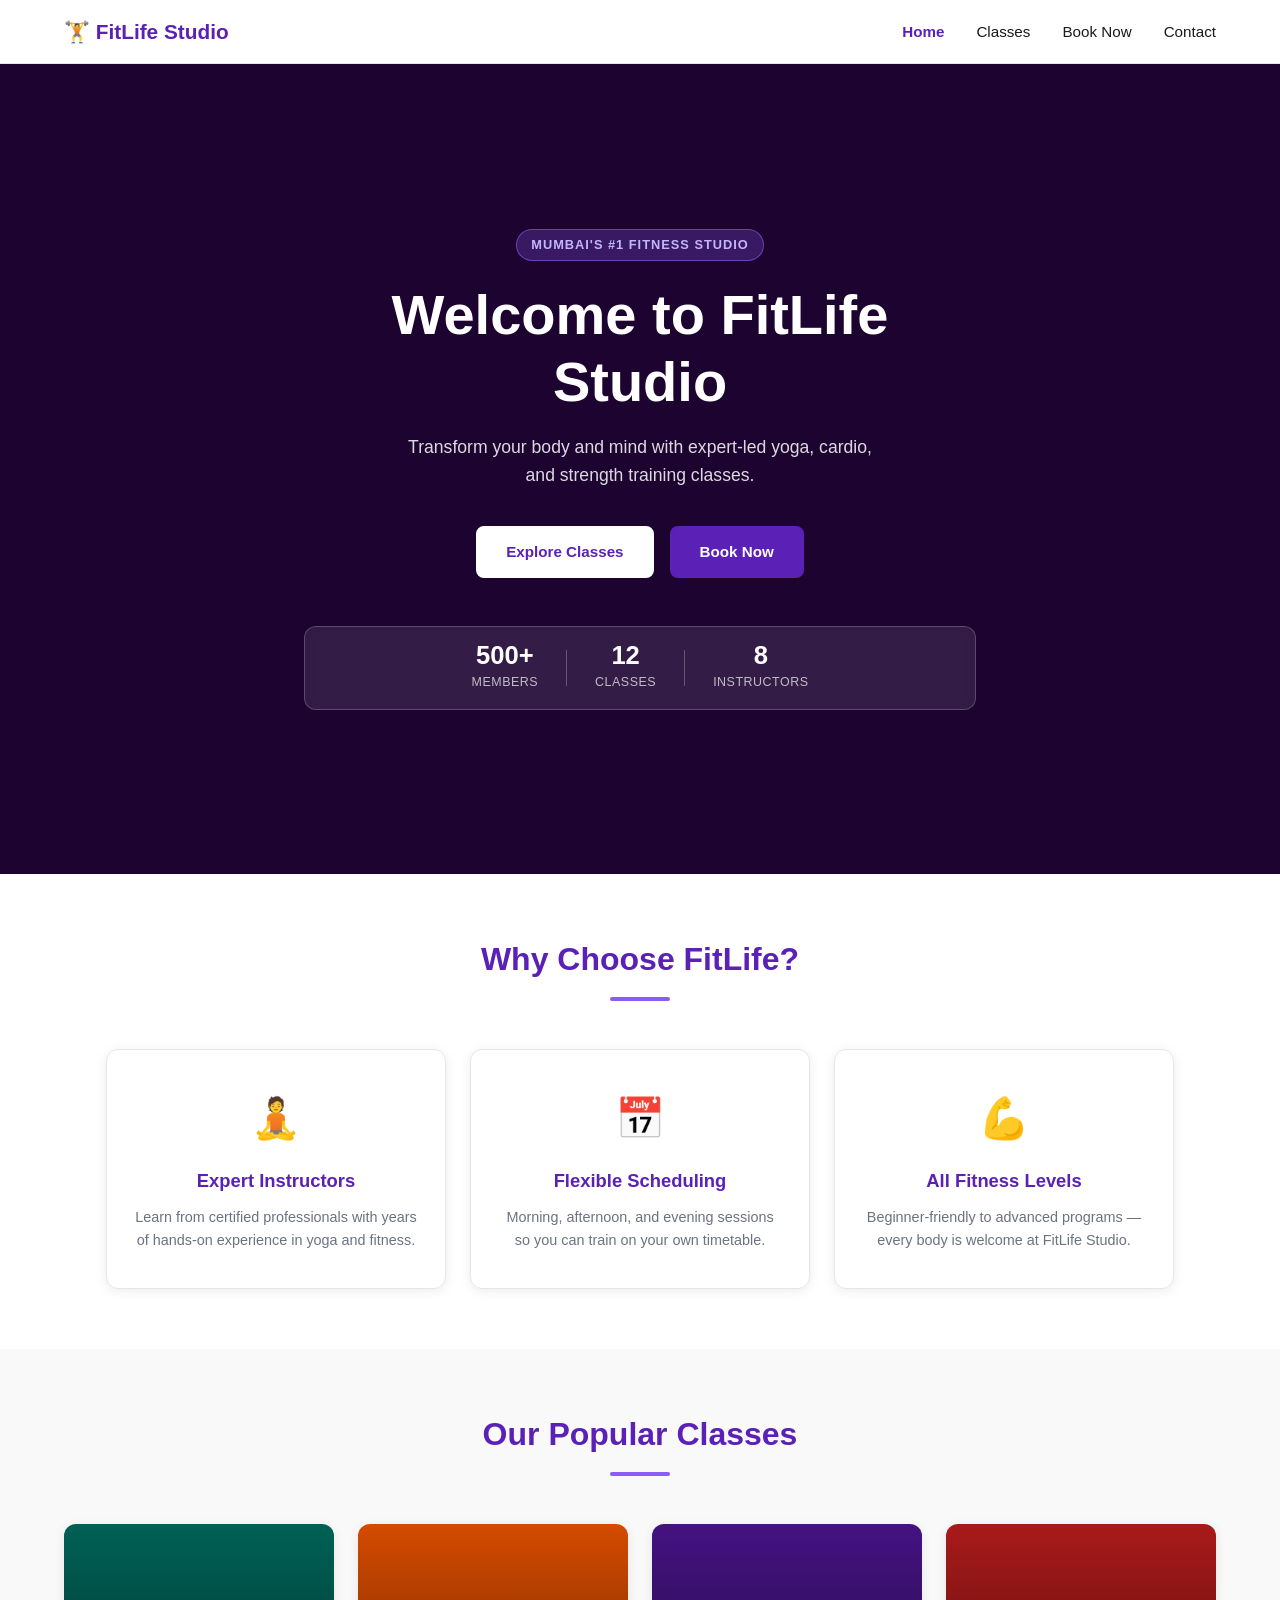
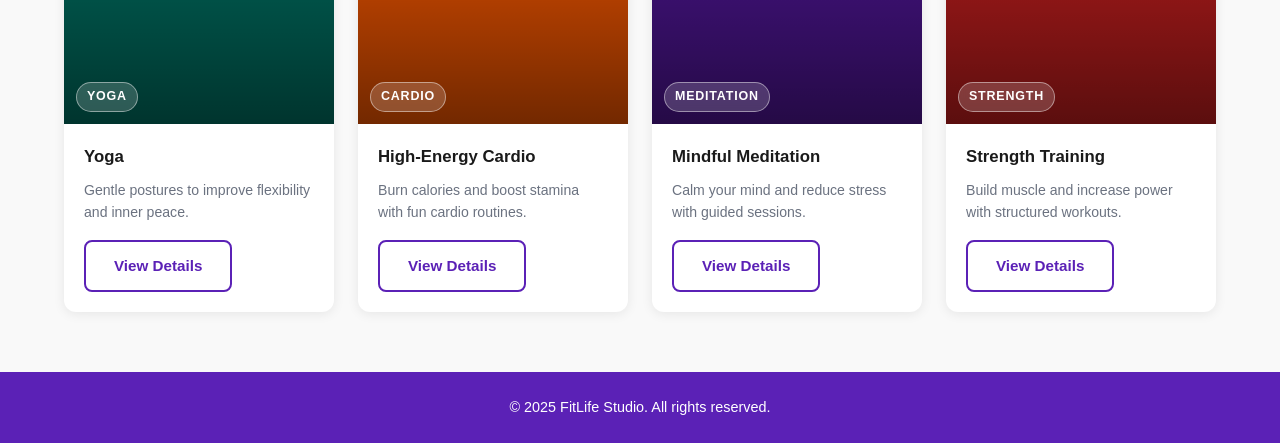
<file: index.html>
<!DOCTYPE html> 
<!--It tells the browser the document is html5--> 
<html lang="en">
<head>
  <meta charset="UTF-8" />
  <meta name="viewport" content="width=device-width, initial-scale=1.0" />
  <!--viewport tag makes the page work on mobile-->
  <title>FitLife Studio - Home</title>
  <link rel="stylesheet" href="css/index.css" />
</head>
<body>

<!--Navbar(Sticky navigation bar across all pages)-->
  <nav class="navbar" id="navbar">
    <div class="nav-container">
      <!--logo-->
      <a href="index.html" class="nav-logo">🏋️ FitLife Studio</a>
      <!--hamburger icon for mobile-->
      <button class="hamburger" id="hamburger" aria-label="Toggle menu">☰</button>
      <ul class="nav-links" id="navLinks">
        <li><a href="index.html" class="active">Home</a></li>
        <li><a href="classes.html">Classes</a></li>
        <li><a href="booking.html">Book Now</a></li>
        <li><a href="contact.html">Contact</a></li>
      </ul>
    </div>
  </nav>
 
  <!--hero section(full screen hero with background photo)-->
  <section class="hero" id="hero">
    <div class="hero-overlay"></div>
    <div class="hero-content" id="heroContent">  
      <span class="hero-tag">Mumbai's #1 Fitness Studio</span>
      <h1>Welcome to FitLife Studio</h1>
      <p>Transform your body and mind with expert-led yoga, cardio,<br />
         and strength training classes.</p>
      <div class="hero-buttons">
        <a href="classes.html" class="btn btn-light">Explore Classes</a>
        <a href="booking.html" class="btn btn-primary">Book Now</a>
      </div>
      <!--highlighting the important things in the hero section-->
      <div class="hero-stats">
        <div class="hero-stat">
          <strong>500+</strong>
          <span>Members</span>
        </div>
        <div class="hero-stat-divider"></div>
        <div class="hero-stat">
          <strong>12</strong>
          <span>Classes</span>
        </div>
        <div class="hero-stat-divider"></div>
        <div class="hero-stat">
          <strong>8</strong>
          <span>Instructors</span>
        </div>
      </div>
    </div>
  </section>
  
  <!--why choose us-->
  <section class="about" id="about">
    <div class="container">
      <h2 class="section-title">Why Choose FitLife?</h2>
      <!--3 feature boxes in flex row-->
      <div class="features">
        <div class="feature-card">
          <div class="feature-icon">🧘</div>
          <h3>Expert Instructors</h3>
          <p>Learn from certified professionals with years of hands-on
             experience in yoga and fitness.</p>
        </div>
        <div class="feature-card">
          <div class="feature-icon">📅</div>
          <h3>Flexible Scheduling</h3>
          <p>Morning, afternoon, and evening sessions so you can train
             on your own timetable.</p>
        </div>
        <div class="feature-card">
          <div class="feature-icon">💪</div>
          <h3>All Fitness Levels</h3>
          <p>Beginner-friendly to advanced programs — every body is
             welcome at FitLife Studio.</p>
        </div>
      </div>
    </div>
  </section>

  <!--popular classes-->
  <section class="featured-classes" id="classes">
    <div class="container">
      <h2 class="section-title">Our Popular Classes</h2>
      <!--css grid -->
      <div class="class-grid">
        <!--card 1 - yoga-->
        <div class="class-card">
          <div class="class-img yoga-img">
            <div class="card-img-overlay"></div>
            <span class="card-category-tag">Yoga</span>
          </div>
          <div class="class-body">
            <h3>Yoga</h3>
            <p>Gentle postures to improve flexibility and inner peace.</p>
            <a href="class-details.html" class="btn btn-outline">View Details</a>
          </div>
        </div>
        <!--card 2 - cardio-->
        <div class="class-card">
          <div class="class-img cardio-img">
            <div class="card-img-overlay"></div>
            <span class="card-category-tag">Cardio</span>
          </div>
          <div class="class-body">
            <h3>High-Energy Cardio</h3>
            <p>Burn calories and boost stamina with fun cardio routines.</p>
            <a href="class-details.html" class="btn btn-outline">View Details</a>
          </div>
        </div>
        <!--card 3 - meditation-->
        <div class="class-card">
          <div class="class-img meditation-img">
            <div class="card-img-overlay"></div>
            <span class="card-category-tag">Meditation</span>
          </div>
          <div class="class-body">
            <h3>Mindful Meditation</h3>
            <p>Calm your mind and reduce stress with guided sessions.</p>
            <a href="class-details.html" class="btn btn-outline">View Details</a>
          </div>
        </div>
        <!--card 4 - strength-->
        <div class="class-card">
          <div class="class-img strength-img">
            <div class="card-img-overlay"></div>
            <span class="card-category-tag">Strength</span>
          </div>
          <div class="class-body">
            <h3>Strength Training</h3>
            <p>Build muscle and increase power with structured workouts.</p>
            <a href="class-details.html" class="btn btn-outline">View Details</a>
          </div>
        </div>
      </div>
    </div>
  </section>
  
  <!--footer-->
  <footer class="footer">
    <p>© 2025 FitLife Studio. All rights reserved.</p>
  </footer>

  <!--page specific javascript-->
  <script src="js/index.js"></script>
</body>
</html>
</file>
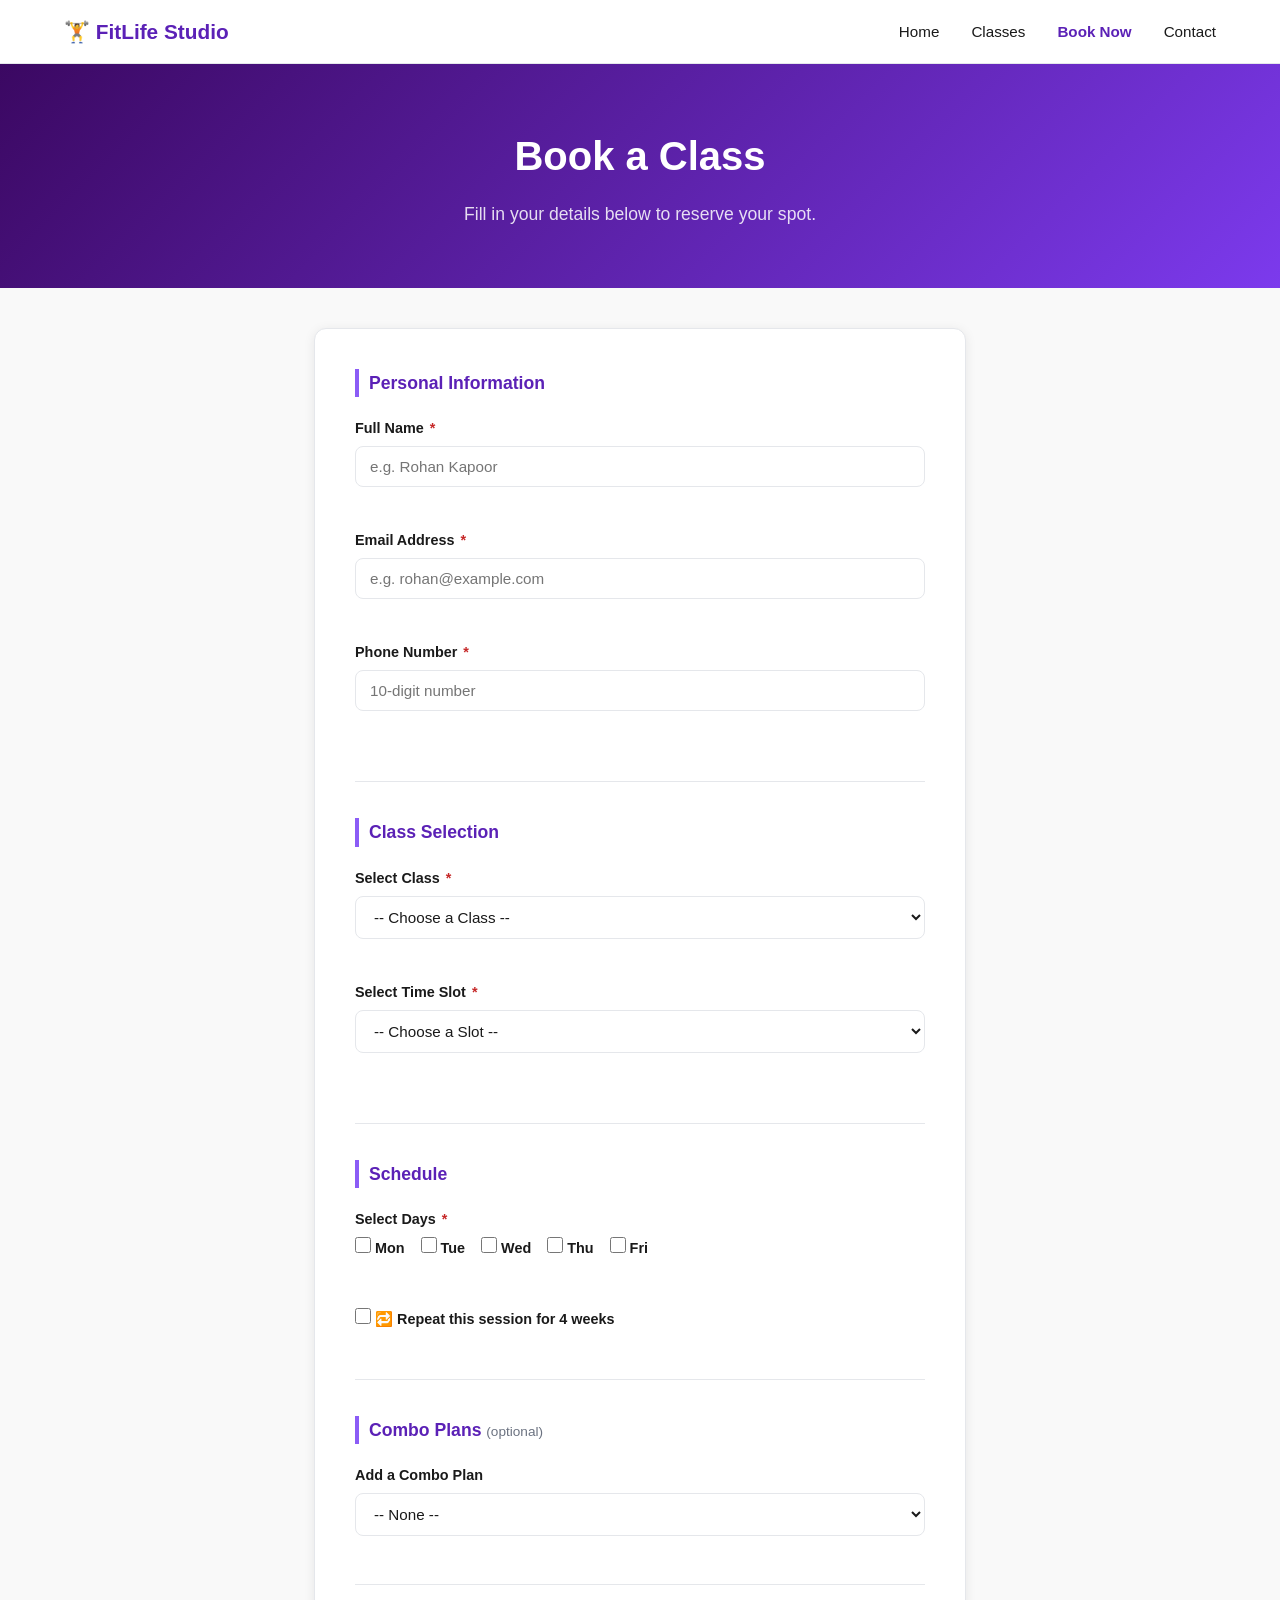
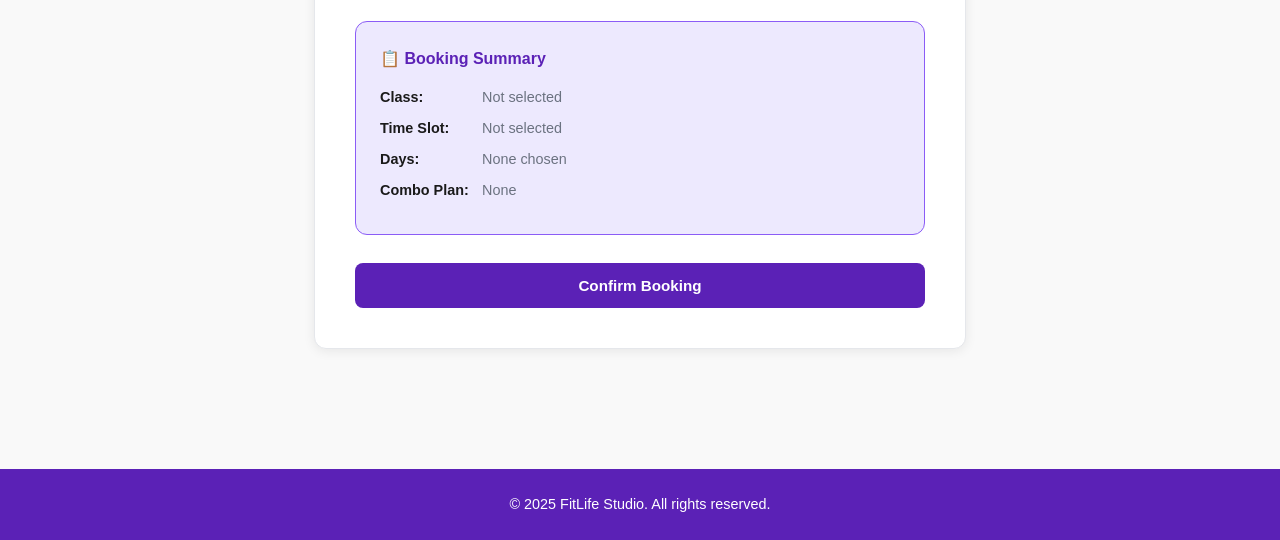
<file: booking.html>
<!DOCTYPE html>
<!--It tells the browser the document is html5-->
<html lang="en">
<head>
  <meta charset="UTF-8" />
  <meta name="viewport" content="width=device-width, initial-scale=1.0" />
  <!--viewport tag makes the page work on mobile-->
  <title>FitLife Studio – Book a Class</title>
  <link rel="stylesheet" href="css/booking.css" />
</head>
<body>

<!--Navbar(sticky navigation bar across all pages)-->
  <nav class="navbar" id="navbar">
    <div class="nav-container">
      <!--logo-->
      <a href="index.html" class="nav-logo">🏋️ FitLife Studio</a>
      <!--hamburger icon for mobile-->
      <button class="hamburger" id="hamburger" aria-label="Toggle menu">☰</button>
      <ul class="nav-links" id="navLinks">
        <li><a href="index.html">Home</a></li>
        <li><a href="classes.html">Classes</a></li>
        <li><a href="booking.html" class="active">Book Now</a></li>
        <li><a href="contact.html">Contact</a></li>
      </ul>
    </div>
  </nav>

  <!--page title banner-->
  <div class="page-header">
    <h1>Book a Class</h1>
    <p>Fill in your details below to reserve your spot.</p>
  </div>

  <div class="container">

    <!--booking form card(hidden after successful submit)-->
    <div class="form-card" id="formCard">

      <!--novalidate disables browser default popups, we handle validation in js-->
      <form id="bookingForm" novalidate>

        <!--section 1 - personal info-->
        <div class="form-section">
          <h2 class="form-section-title">Personal Information</h2>

          <!--name field-->
          <div class="form-group">
            <label for="userName">Full Name <span class="required">*</span></label>
            <input type="text" id="userName" name="userName"
                   placeholder="e.g. Rohan Kapoor" />
            <span class="error-msg" id="userNameError"></span>
          </div>

          <!--email field-->
          <div class="form-group">
            <label for="userEmail">Email Address <span class="required">*</span></label>
            <input type="email" id="userEmail" name="userEmail"
                   placeholder="e.g. rohan@example.com" />
            <span class="error-msg" id="userEmailError"></span>
          </div>

          <!--phone field-->
          <div class="form-group">
            <label for="userPhone">Phone Number <span class="required">*</span></label>
            <input type="tel" id="userPhone" name="userPhone"
                   placeholder="10-digit number" pattern="[0-9]{10}" />
            <span class="error-msg" id="userPhoneError"></span>
          </div>
        </div>

        <!--section 2 - class and slot selection-->
        <div class="form-section">
          <h2 class="form-section-title">Class Selection</h2>

          <!--class dropdown - pre-filled from localStorage if coming from class-details page-->
          <div class="form-group">
            <label for="selectClass">Select Class <span class="required">*</span></label>
            <select id="selectClass" name="selectClass">
              <option value="">-- Choose a Class --</option>
              <option value="Yoga">Yoga</option>
              <option value="Cardio">Cardio</option>
              <option value="Meditation">Meditation</option>
              <option value="Strength Training">Strength Training</option>
            </select>
            <span class="error-msg" id="selectClassError"></span>
          </div>

          <!--time slot dropdown-->
          <div class="form-group">
            <label for="selectSlot">Select Time Slot <span class="required">*</span></label>
            <select id="selectSlot" name="selectSlot">
              <option value="">-- Choose a Slot --</option>
              <option value="Morning (6–8 AM)">Morning (6–8 AM)</option>
              <option value="Afternoon (12–2 PM)">Afternoon (12–2 PM)</option>
              <option value="Evening (6–8 PM)">Evening (6–8 PM)</option>
            </select>
            <span class="error-msg" id="selectSlotError"></span>
          </div>
        </div>

        <!--section 3 - schedule-->
        <div class="form-section">
          <h2 class="form-section-title">Schedule</h2>

          <!--day checkboxes - at least one must be selected-->
          <div class="form-group">
            <label>Select Days <span class="required">*</span></label>
            <div class="checkbox-row" id="daysGroup">
              <label class="checkbox-label">
                <input type="checkbox" name="days" value="Mon" /> Mon
              </label>
              <label class="checkbox-label">
                <input type="checkbox" name="days" value="Tue" /> Tue
              </label>
              <label class="checkbox-label">
                <input type="checkbox" name="days" value="Wed" /> Wed
              </label>
              <label class="checkbox-label">
                <input type="checkbox" name="days" value="Thu" /> Thu
              </label>
              <label class="checkbox-label">
                <input type="checkbox" name="days" value="Fri" /> Fri
              </label>
            </div>
            <span class="error-msg" id="daysError"></span>
          </div>

          <!--repeat session toggle-->
          <div class="form-group">
            <label class="checkbox-label repeat-label">
              <input type="checkbox" id="repeatSession" name="repeatSession" />
              🔁 Repeat this session for 4 weeks
            </label>
          </div>
        </div>

        <!--section 4 - optional combo plans-->
        <div class="form-section">
          <h2 class="form-section-title">Combo Plans <span class="optional">(optional)</span></h2>

          <div class="form-group">
            <label for="comboPlan">Add a Combo Plan</label>
            <select id="comboPlan" name="comboPlan">
              <option value="">-- None --</option>
              <option value="Yoga + Meditation (Save ₹500)">Yoga + Meditation (Save ₹500)</option>
              <option value="Cardio + Strength (Save ₹400)">Cardio + Strength (Save ₹400)</option>
              <option value="Full Body Plan – All 4 Classes (Save ₹1200)">Full Body Plan – All 4 Classes (Save ₹1200)</option>
            </select>
          </div>
        </div>

        <!--live summary box - updates as user fills the form-->
        <div class="summary-box" id="summaryBox">
          <h3>📋 Booking Summary</h3>
          <div class="summary-row">
            <span class="summary-label">Class:</span>
            <span class="summary-val" id="sumClass">Not selected</span>
          </div>
          <div class="summary-row">
            <span class="summary-label">Time Slot:</span>
            <span class="summary-val" id="sumSlot">Not selected</span>
          </div>
          <div class="summary-row">
            <span class="summary-label">Days:</span>
            <span class="summary-val" id="sumDays">None chosen</span>
          </div>
          <div class="summary-row">
            <span class="summary-label">Combo Plan:</span>
            <span class="summary-val" id="sumCombo">None</span>
          </div>
        </div>

        <!--submit button-->
        <button type="submit" class="btn btn-submit" id="submitBtn">
          Confirm Booking
        </button>

      </form>
    </div>

    <!--success card(shown after valid form submission, hidden by default)-->
    <div class="success-card" id="successCard" style="display:none;">
      <!--animated checkmark-->
      <div class="checkmark-circle">
        <div class="checkmark-tick">✓</div>
      </div>
      <h2>Booking Confirmed!</h2>
      <!--personalised message built and inserted by js-->
      <p id="successMsg">Your sessions have been booked.</p>
      <button class="btn btn-primary" id="bookAnotherBtn">
        Book Another Session
      </button>
    </div>

  </div>

  <!--footer-->
  <footer class="footer">
    <p>© 2025 FitLife Studio. All rights reserved.</p>
  </footer>

  <!--page specific javascript-->
  <script src="js/booking.js"></script>
</body>
</html>
</file>
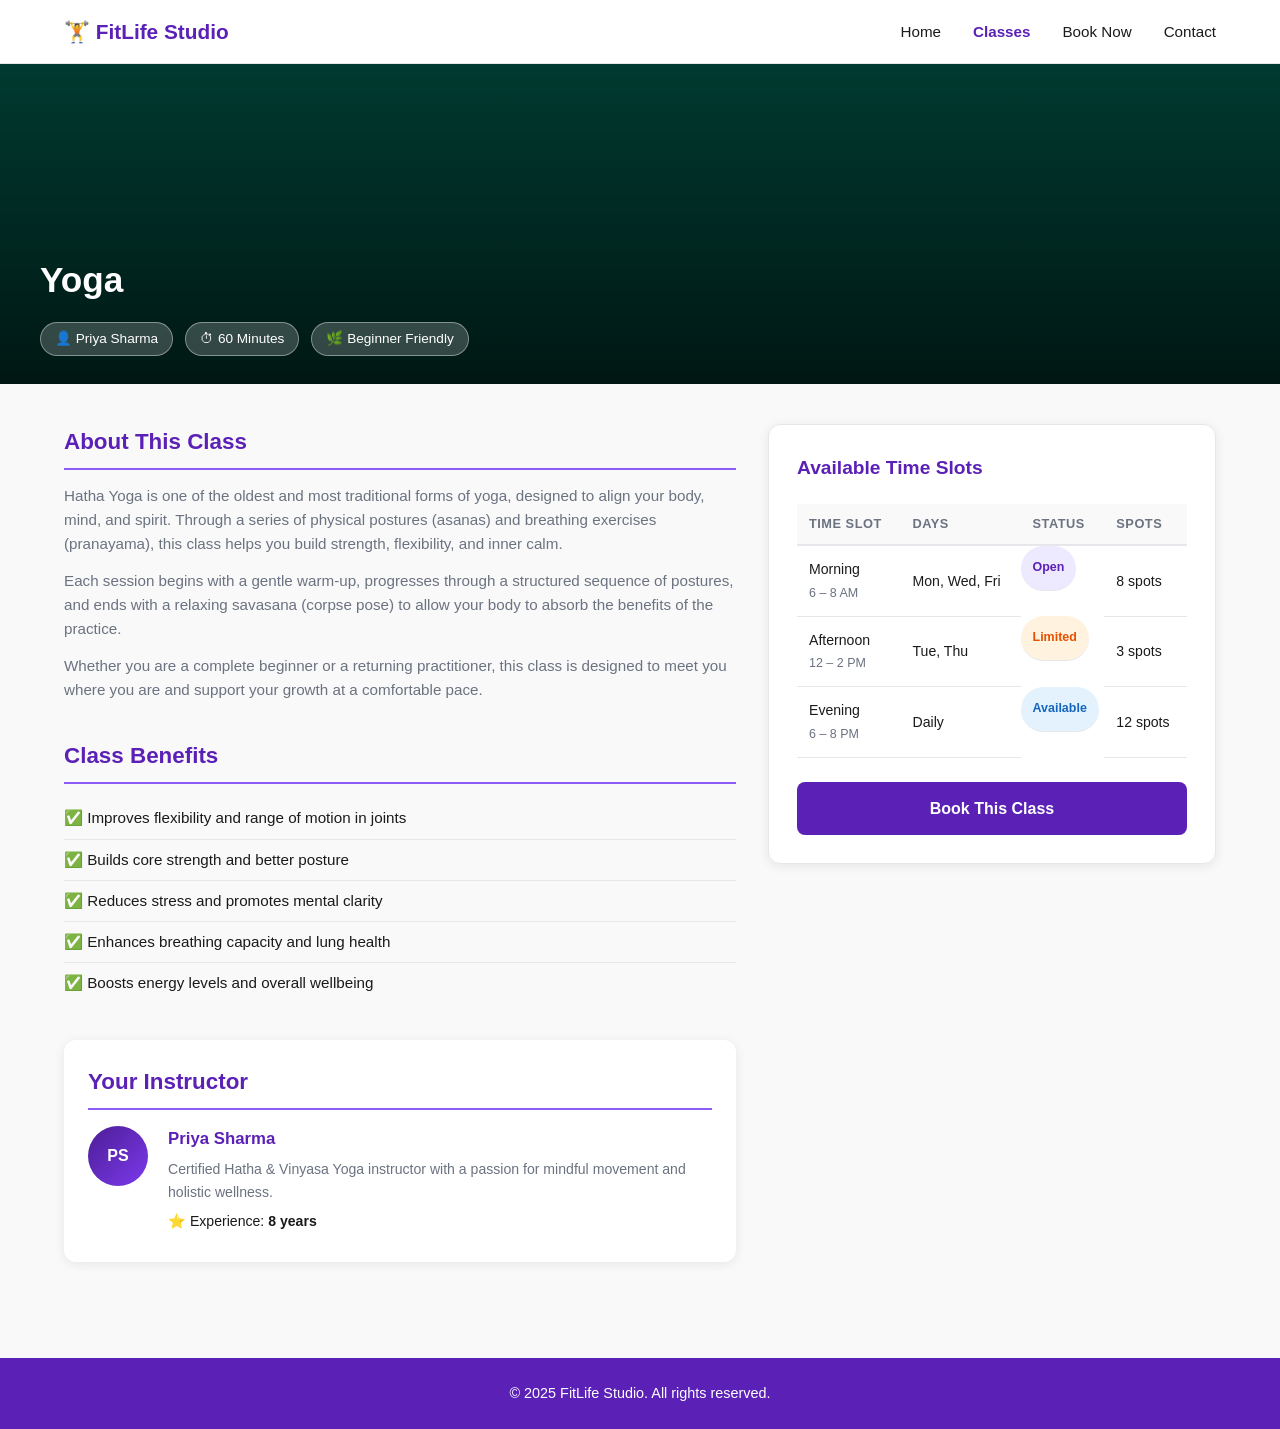
<file: class-details.html>
<!DOCTYPE html>
<!--It tells the browser the document is html5-->
<html lang="en">
<head>
  <meta charset="UTF-8" />
  <meta name="viewport" content="width=device-width, initial-scale=1.0" />
  <!--viewport tag makes the page work on mobile-->
  <title>FitLife Studio – Class Details</title>
  <link rel="stylesheet" href="css/class-details.css" />
</head>
<body>

<!--Navbar(sticky navigation bar across all pages)-->
  <nav class="navbar" id="navbar">
    <div class="nav-container">
      <!--logo-->
      <a href="index.html" class="nav-logo">🏋️ FitLife Studio</a>
      <!--hamburger icon for mobile-->
      <button class="hamburger" id="hamburger" aria-label="Toggle menu">☰</button>
      <ul class="nav-links" id="navLinks">
        <li><a href="index.html">Home</a></li>
        <li><a href="classes.html" class="active">Classes</a></li>
        <li><a href="booking.html">Book Now</a></li>
        <li><a href="contact.html">Contact</a></li>
      </ul>
    </div>
  </nav>

  <!--class hero(full width banner with class name and instructor info)-->
  <div class="class-hero">
    <div class="hero-img yoga-hero-gradient">
      <div class="hero-overlay"></div>
      <div class="hero-info">
        <h1>Yoga</h1>
        <!--info badges - instructor, duration, level-->
        <div class="hero-badges">
          <span class="badge">👤 Priya Sharma</span>
          <span class="badge">⏱ 60 Minutes</span>
          <span class="badge">🌿 Beginner Friendly</span>
        </div>
      </div>
    </div>
  </div>

  <!--main content - left column and sticky sidebar on right-->
  <div class="container">
    <div class="details-grid">

      <!--left column(about, benefits, instructor)-->
      <div class="left-col">

        <!--about section-->
        <section class="section-block">
          <h2>About This Class</h2>
          <p>
            Hatha Yoga is one of the oldest and most traditional forms of yoga,
            designed to align your body, mind, and spirit. Through a series of
            physical postures (asanas) and breathing exercises (pranayama), this
            class helps you build strength, flexibility, and inner calm.
          </p>
          <p>
            Each session begins with a gentle warm-up, progresses through a
            structured sequence of postures, and ends with a relaxing savasana
            (corpse pose) to allow your body to absorb the benefits of the practice.
          </p>
          <p>
            Whether you are a complete beginner or a returning practitioner, this
            class is designed to meet you where you are and support your growth
            at a comfortable pace.
          </p>
        </section>

        <!--class benefits list-->
        <section class="section-block">
          <h2>Class Benefits</h2>
          <ul class="benefits-list">
            <li>✅ Improves flexibility and range of motion in joints</li>
            <li>✅ Builds core strength and better posture</li>
            <li>✅ Reduces stress and promotes mental clarity</li>
            <li>✅ Enhances breathing capacity and lung health</li>
            <li>✅ Boosts energy levels and overall wellbeing</li>
          </ul>
        </section>

        <!--instructor card-->
        <section class="section-block instructor-card">
          <h2>Your Instructor</h2>
          <div class="instructor-inner">
            <!--initials avatar-->
            <div class="instructor-avatar">PS</div>
            <div class="instructor-info">
              <h3>Priya Sharma</h3>
              <p>Certified Hatha &amp; Vinyasa Yoga instructor with a passion
                 for mindful movement and holistic wellness.</p>
              <p class="experience">⭐ Experience: <strong>8 years</strong></p>
            </div>
          </div>
        </section>

      </div>

      <!--right column - sticky sidebar with time slots and book button-->
      <div class="right-col">
        <div class="sidebar" id="sidebar">

          <h3>Available Time Slots</h3>

          <!--table wrapped for horizontal scroll on small screens-->
          <div class="table-wrapper">
            <table class="slots-table" id="slotsTable">
              <thead>
                <tr>
                  <th>Time Slot</th>
                  <th>Days</th>
                  <th>Status</th>
                  <th>Spots</th>
                </tr>
              </thead>
              <tbody>
                <!--morning slot-->
                <tr>
                  <td>Morning<br /><small>6 – 8 AM</small></td>
                  <td>Mon, Wed, Fri</td>
                  <td class="status open">Open</td>
                  <td>8 spots</td>
                </tr>
                <!--afternoon slot-->
                <tr>
                  <td>Afternoon<br /><small>12 – 2 PM</small></td>
                  <td>Tue, Thu</td>
                  <td class="status limited">Limited</td>
                  <td>3 spots</td>
                </tr>
                <!--evening slot-->
                <tr>
                  <td>Evening<br /><small>6 – 8 PM</small></td>
                  <td>Daily</td>
                  <td class="status available">Available</td>
                  <td>12 spots</td>
                </tr>
              </tbody>
            </table>
          </div>

          <!--book button - js saves class to localStorage before navigating-->
          <a href="booking.html" class="btn btn-book" id="bookBtn">
            Book This Class
          </a>

        </div>
      </div>

    </div>
  </div>

  <!--footer-->
  <footer class="footer">
    <p>© 2025 FitLife Studio. All rights reserved.</p>
  </footer>

  <!--page specific javascript-->
  <script src="js/class-details.js"></script>
</body>
</html>
</file>
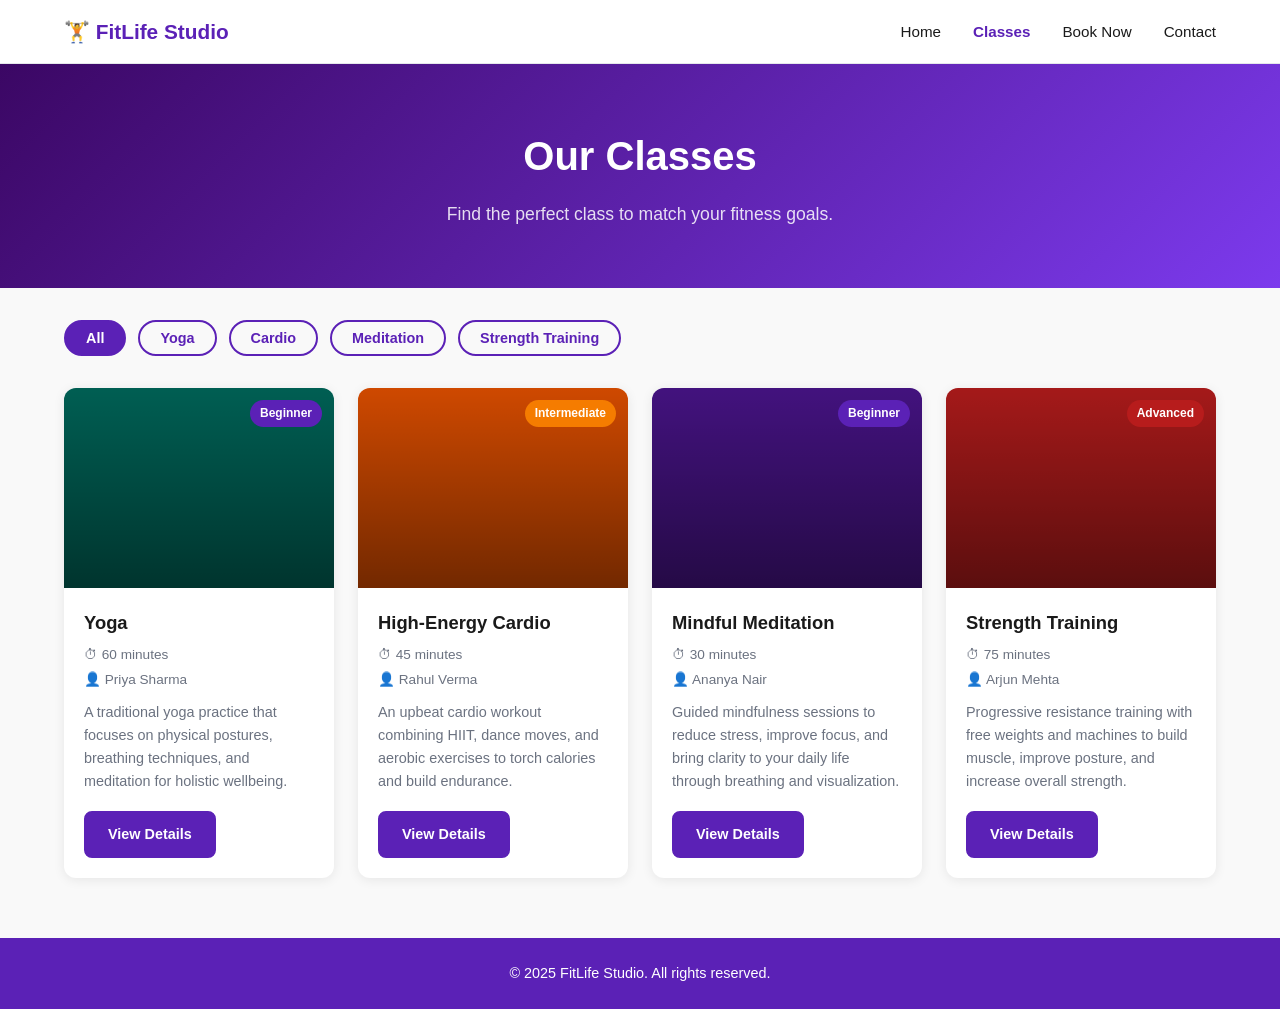
<file: classes.html>
<!DOCTYPE html>
<!--It tells the browser the document is html5-->
<html lang="en">
<head>
  <meta charset="UTF-8" />
  <meta name="viewport" content="width=device-width, initial-scale=1.0" />
  <!--viewport tag makes the page work on mobile-->
  <title>FitLife Studio – Classes</title>
  <link rel="stylesheet" href="css/classes.css" />
</head>
<body>

<!--Navbar(sticky navigation bar across all pages)-->
  <nav class="navbar" id="navbar">
    <div class="nav-container">
      <!--logo-->
      <a href="index.html" class="nav-logo">🏋️ FitLife Studio</a>
      <!--hamburger icon for mobile-->
      <button class="hamburger" id="hamburger" aria-label="Toggle menu">☰</button>
      <ul class="nav-links" id="navLinks">
        <li><a href="index.html">Home</a></li>
        <li><a href="classes.html" class="active">Classes</a></li>
        <li><a href="booking.html">Book Now</a></li>
        <li><a href="contact.html">Contact</a></li>
      </ul>
    </div>
  </nav>

  <!--page title banner-->
  <div class="page-header">
    <h1>Our Classes</h1>
    <p>Find the perfect class to match your fitness goals.</p>
  </div>

  <!--filter pills - js uses data-filter attribute to show/hide cards-->
  <div class="container">
    <div class="filter-bar" id="filterBar">
      <button class="pill active" data-filter="all">All</button>
      <button class="pill" data-filter="yoga">Yoga</button>
      <button class="pill" data-filter="cardio">Cardio</button>
      <button class="pill" data-filter="meditation">Meditation</button>
      <button class="pill" data-filter="strength">Strength Training</button>
    </div>
  </div>

  <!--all class cards in a css grid-->
  <section class="classes-section">
    <div class="container">
      <div class="class-grid" id="classGrid">

        <!--card 1 - yoga-->
        <div class="class-card" data-category="yoga">
          <div class="class-img yoga-img">
            <div class="card-img-overlay"></div>
            <span class="difficulty-badge beginner">Beginner</span>
          </div>
          <div class="class-body">
            <h3>Yoga</h3>
            <p class="meta">⏱ 60 minutes</p>
            <p class="meta">👤 Priya Sharma</p>
            <p class="description">
              A traditional yoga practice that focuses on physical postures,
              breathing techniques, and meditation for holistic wellbeing.
            </p>
            <a href="class-details.html" class="btn btn-primary">View Details</a>
          </div>
        </div>

        <!--card 2 - cardio-->
        <div class="class-card" data-category="cardio">
          <div class="class-img cardio-img">
            <div class="card-img-overlay"></div>
            <span class="difficulty-badge intermediate">Intermediate</span>
          </div>
          <div class="class-body">
            <h3>High-Energy Cardio</h3>
            <p class="meta">⏱ 45 minutes</p>
            <p class="meta">👤 Rahul Verma</p>
            <p class="description">
              An upbeat cardio workout combining HIIT, dance moves,
              and aerobic exercises to torch calories and build endurance.
            </p>
            <a href="class-details.html" class="btn btn-primary">View Details</a>
          </div>
        </div>

        <!--card 3 - meditation-->
        <div class="class-card" data-category="meditation">
          <div class="class-img meditation-img">
            <div class="card-img-overlay"></div>
            <span class="difficulty-badge beginner">Beginner</span>
          </div>
          <div class="class-body">
            <h3>Mindful Meditation</h3>
            <p class="meta">⏱ 30 minutes</p>
            <p class="meta">👤 Ananya Nair</p>
            <p class="description">
              Guided mindfulness sessions to reduce stress, improve focus,
              and bring clarity to your daily life through breathing and visualization.
            </p>
            <a href="class-details.html" class="btn btn-primary">View Details</a>
          </div>
        </div>

        <!--card 4 - strength-->
        <div class="class-card" data-category="strength">
          <div class="class-img strength-img">
            <div class="card-img-overlay"></div>
            <span class="difficulty-badge advanced">Advanced</span>
          </div>
          <div class="class-body">
            <h3>Strength Training</h3>
            <p class="meta">⏱ 75 minutes</p>
            <p class="meta">👤 Arjun Mehta</p>
            <p class="description">
              Progressive resistance training with free weights and machines
              to build muscle, improve posture, and increase overall strength.
            </p>
            <a href="class-details.html" class="btn btn-primary">View Details</a>
          </div>
        </div>

      </div>
    </div>
  </section>

  <!--footer-->
  <footer class="footer">
    <p>© 2025 FitLife Studio. All rights reserved.</p>
  </footer>

  <!--page specific javascript-->
  <script src="js/classes.js"></script>
</body>
</html>
</file>
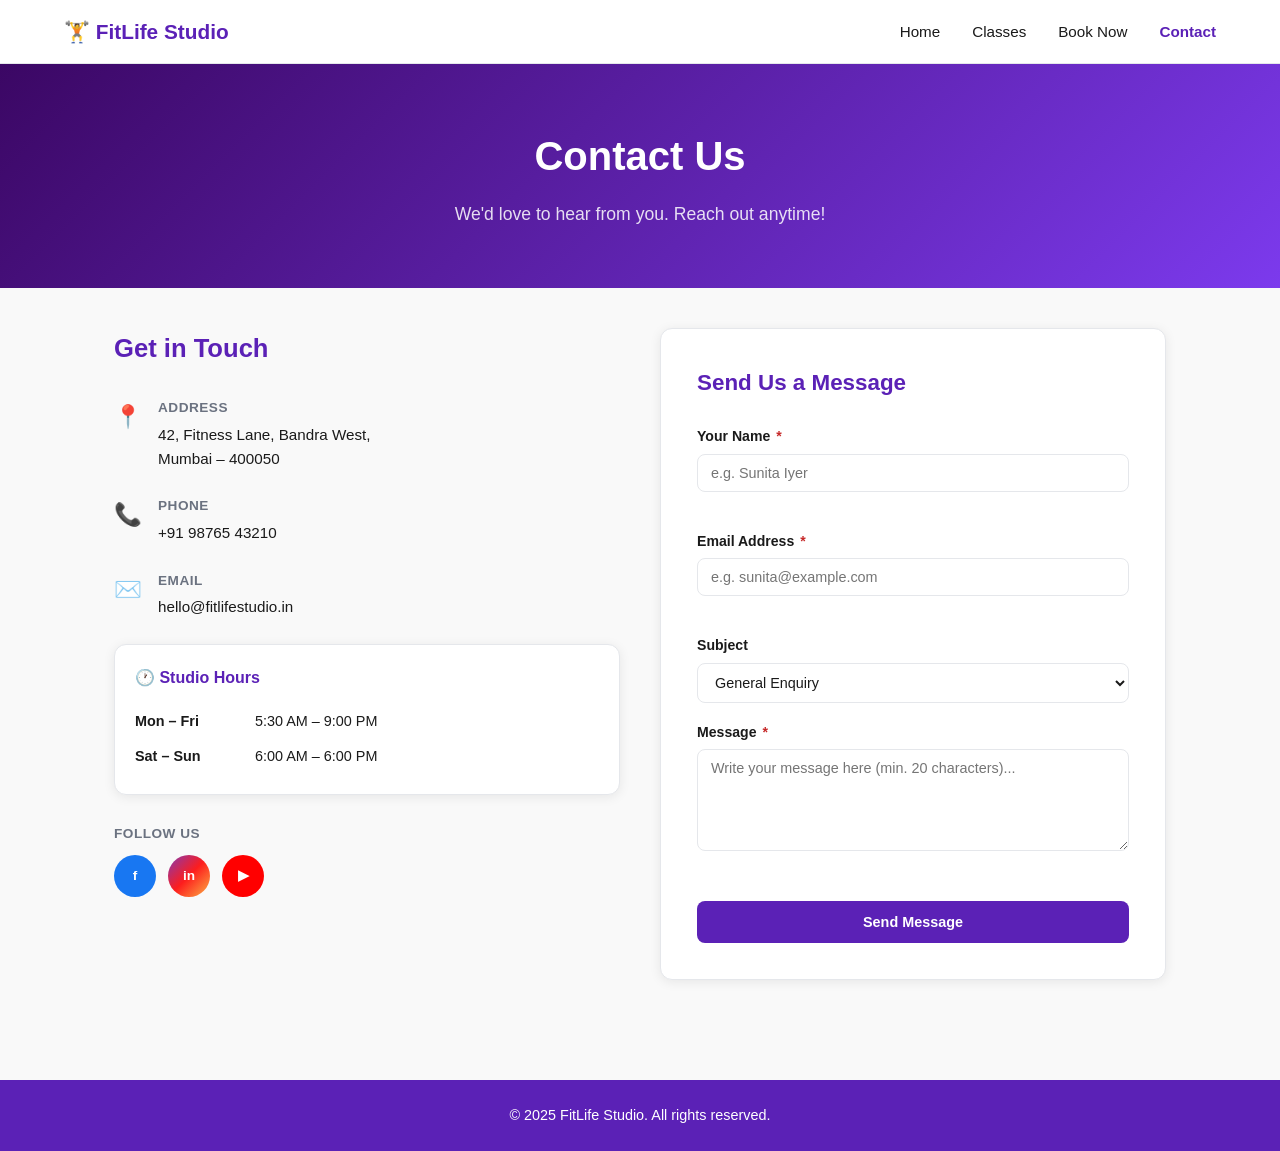
<file: contact.html>
<!DOCTYPE html>
<!--It tells the browser the document is html5-->
<html lang="en">
<head>
  <meta charset="UTF-8" />
  <meta name="viewport" content="width=device-width, initial-scale=1.0" />
  <!--viewport tag makes the page work on mobile-->
  <title>FitLife Studio – Contact</title>
  <link rel="stylesheet" href="css/contact.css" />
</head>
<body>

<!--Navbar(sticky navigation bar across all pages)-->
  <nav class="navbar" id="navbar">
    <div class="nav-container">
      <!--logo-->
      <a href="index.html" class="nav-logo">🏋️ FitLife Studio</a>
      <!--hamburger icon for mobile-->
      <button class="hamburger" id="hamburger" aria-label="Toggle menu">☰</button>
      <ul class="nav-links" id="navLinks">
        <li><a href="index.html">Home</a></li>
        <li><a href="classes.html">Classes</a></li>
        <li><a href="booking.html">Book Now</a></li>
        <li><a href="contact.html" class="active">Contact</a></li>
      </ul>
    </div>
  </nav>

  <!--page title banner-->
  <div class="page-header">
    <h1>Contact Us</h1>
    <p>We'd love to hear from you. Reach out anytime!</p>
  </div>

  <!--two column grid - studio info on left, contact form on right-->
  <div class="container">
    <div class="contact-grid">

      <!--left column - address, phone, email, hours, social links-->
      <div class="contact-info">
        <h2>Get in Touch</h2>

        <!--address-->
        <div class="info-item">
          <span class="info-icon">📍</span>
          <div>
            <strong>Address</strong>
            <p>42, Fitness Lane, Bandra West,<br />Mumbai – 400050</p>
          </div>
        </div>

        <!--phone-->
        <div class="info-item">
          <span class="info-icon">📞</span>
          <div>
            <strong>Phone</strong>
            <p>+91 98765 43210</p>
          </div>
        </div>

        <!--email-->
        <div class="info-item">
          <span class="info-icon">✉️</span>
          <div>
            <strong>Email</strong>
            <p>hello@fitlifestudio.in</p>
          </div>
        </div>

        <!--studio hours table-->
        <div class="hours-card">
          <h3>🕐 Studio Hours</h3>
          <table class="hours-table">
            <tr>
              <td>Mon – Fri</td>
              <td>5:30 AM – 9:00 PM</td>
            </tr>
            <tr>
              <td>Sat – Sun</td>
              <td>6:00 AM – 6:00 PM</td>
            </tr>
          </table>
        </div>

        <!--social media links-->
        <div class="social-icons">
          <p><strong>Follow Us</strong></p>
          <div class="social-row">
            <a href="#" class="social-circle fb" aria-label="Facebook">f</a>
            <a href="#" class="social-circle ig" aria-label="Instagram">in</a>
            <a href="#" class="social-circle yt" aria-label="YouTube">▶</a>
          </div>
        </div>

      </div>

      <!--right column - contact form-->
      <div class="contact-form-wrapper">

        <!--novalidate so we handle all errors in js-->
        <form id="contactForm" novalidate>
          <h2>Send Us a Message</h2>

          <!--name field-->
          <div class="form-group">
            <label for="cName">Your Name <span class="required">*</span></label>
            <input type="text" id="cName" placeholder="e.g. Sunita Iyer" />
            <span class="error-msg" id="cNameError"></span>
          </div>

          <!--email field-->
          <div class="form-group">
            <label for="cEmail">Email Address <span class="required">*</span></label>
            <input type="email" id="cEmail" placeholder="e.g. sunita@example.com" />
            <span class="error-msg" id="cEmailError"></span>
          </div>

          <!--subject dropdown-->
          <div class="form-group">
            <label for="cSubject">Subject</label>
            <select id="cSubject">
              <option value="General Enquiry">General Enquiry</option>
              <option value="Class Timings">Class Timings</option>
              <option value="Membership">Membership</option>
              <option value="Feedback">Feedback</option>
            </select>
          </div>

          <!--message field - minimum 20 characters required-->
          <div class="form-group">
            <label for="cMessage">Message <span class="required">*</span></label>
            <textarea id="cMessage" rows="5"
                      placeholder="Write your message here (min. 20 characters)..."></textarea>
            <span class="error-msg" id="cMessageError"></span>
          </div>

          <button type="submit" class="btn btn-submit">Send Message</button>

        </form>

        <!--thank you message(shown after valid submit, form is hidden)-->
        <div class="thankyou-msg" id="thankyouMsg" style="display:none;">
          <div class="thankyou-icon">✅</div>
          <h3>Message Sent!</h3>
          <p>We'll get back to you within 24 hours.</p>
          <button class="btn btn-primary" id="sendAnotherBtn">Send Another Message</button>
        </div>

      </div>

    </div>
  </div>

  <!--footer-->
  <footer class="footer">
    <p>© 2025 FitLife Studio. All rights reserved.</p>
  </footer>

  <!--page specific javascript-->
  <script src="js/contact.js"></script>
</body>
</html>
</file>
<file: css/index.css>
/* css variables for consistent theming across the page */
:root {
  --primary:    #5B21B6;
  --accent:     #8B5CF6;
  --bg:         #F9F9F9;
  --card-bg:    #FFFFFF;
  --text-dark:  #1A1A1A;
  --text-muted: #6B7280;
  --border:     #E5E7EB;
}

/* reset default browser margin and padding */
*, *::before, *::after {
  box-sizing: border-box;
  margin: 0;
  padding: 0;
}

/* base body styles */
body {
  font-family: 'Segoe UI', sans-serif;
  background-color: var(--bg);
  color: var(--text-dark);
  line-height: 1.6;
}

a {
  text-decoration: none;
  color: inherit;
}

img { max-width: 100%; display: block; }

/* max width wrapper, centred on the page */
.container {
  max-width: 1200px;
  margin: 0 auto;
  padding: 0 24px;
}

/* navbar - sticks to top while scrolling */
.navbar {
  position: sticky;
  top: 0;
  z-index: 100;
  background: var(--card-bg);
  border-bottom: 1px solid var(--border);
  height: 64px;
}

.nav-container {
  max-width: 1200px;
  margin: 0 auto;
  padding: 0 24px;
  height: 100%;
  display: flex;
  align-items: center;
  justify-content: space-between;
}

/* logo text */
.nav-logo {
  font-size: 1.3rem;
  font-weight: 700;
  color: var(--primary);
}

/* desktop nav links */
.nav-links {
  list-style: none;
  display: flex;
  gap: 32px;
}

.nav-links a {
  color: var(--text-dark);
  font-size: 0.95rem;
  position: relative;
  transition: color 0.3s ease;
}

/* animated underline that grows on hover */
.nav-links a::after {
  content: '';
  position: absolute;
  bottom: -3px; left: 0;
  width: 0; height: 2px;
  background: var(--primary);
  transition: width 0.3s ease;
}

.nav-links a:hover,
.nav-links a.active {
  color: var(--primary);
  font-weight: 600;
}

.nav-links a:hover::after { width: 100%; }

/* hidden on desktop, shown on mobile */
.hamburger {
  display: none;
  background: none;
  border: none;
  font-size: 1.6rem;
  cursor: pointer;
  color: var(--text-dark);
}

/* base button styles */
.btn {
  display: inline-block;
  padding: 12px 28px;
  border-radius: 8px;
  font-size: 0.95rem;
  font-weight: 600;
  cursor: pointer;
  transition: all 0.3s ease;
  border: 2px solid transparent;
}

/* filled purple button */
.btn-primary {
  background: var(--primary);
  color: #fff;
  border-color: var(--primary);
}

.btn-primary:hover {
  background: #3B0764;
  transform: translateY(-2px);
}

/* white button for use on dark backgrounds */
.btn-light {
  background: #fff;
  color: var(--primary);
  border-color: #fff;
}

.btn-light:hover {
  background: #F5F3FF;
  transform: translateY(-2px);
}

/* transparent button with purple border */
.btn-outline {
  background: transparent;
  color: var(--primary);
  border-color: var(--primary);
}

.btn-outline:hover {
  background: var(--primary);
  color: #fff;
  transform: translateY(-2px);
}

/* hero section - full screen with background image */
.hero {
  position: relative;
  min-height: 90vh;
  background: url('https://images.unsplash.com/photo-1545205597-3d9d02c29597?w=1600&q=80&fit=crop') center/cover no-repeat;
  background-color: #3B0764;
  display: flex;
  align-items: center;
  justify-content: center;
  text-align: center;
  overflow: hidden;
}

/* semi-transparent overlay to darken the image so text is readable */
.hero-overlay {
  position: absolute;
  inset: 0;
  background: rgba(0, 0, 0, 0.52);
}

/* starts invisible - js adds .loaded class to trigger the fade-in */
.hero-content {
  position: relative;
  z-index: 1;
  color: #fff;
  max-width: 720px;
  padding: 0 24px;
  opacity: 0;
  transform: translateY(24px);
  transition: opacity 1s ease, transform 1s ease;
}

/* final visible state after the animation runs */
.hero-content.loaded {
  opacity: 1;
  transform: translateY(0);
}

/* small pill tag above the main heading */
.hero-tag {
  display: inline-block;
  background: rgba(139, 92, 246, 0.25);
  border: 1px solid rgba(139, 92, 246, 0.6);
  color: #C4B5FD;
  font-size: 0.8rem;
  font-weight: 600;
  letter-spacing: 1px;
  text-transform: uppercase;
  padding: 5px 14px;
  border-radius: 999px;
  margin-bottom: 20px;
}

.hero-content h1 {
  font-size: clamp(2.2rem, 5vw, 3.5rem);
  font-weight: 700;
  margin-bottom: 18px;
  line-height: 1.2;
}

.hero-content p {
  font-size: 1.1rem;
  margin-bottom: 36px;
  color: rgba(255,255,255,0.85);
}

/* row of two buttons in the hero */
.hero-buttons {
  display: flex;
  gap: 16px;
  justify-content: center;
  flex-wrap: wrap;
  margin-bottom: 48px;
}

/* frosted glass stats bar */
.hero-stats {
  display: flex;
  align-items: center;
  justify-content: center;
  gap: 0;
  background: rgba(255,255,255,0.1);
  border: 1px solid rgba(255,255,255,0.2);
  border-radius: 12px;
  padding: 16px 32px;
  backdrop-filter: blur(6px);
  flex-wrap: wrap;
}

.hero-stat {
  display: flex;
  flex-direction: column;
  align-items: center;
  padding: 0 28px;
}

.hero-stat strong {
  font-size: 1.6rem;
  font-weight: 700;
  color: #fff;
  line-height: 1;
}

.hero-stat span {
  font-size: 0.78rem;
  color: rgba(255,255,255,0.7);
  text-transform: uppercase;
  letter-spacing: 0.5px;
  margin-top: 4px;
}

/* thin vertical line between each stat */
.hero-stat-divider {
  width: 1px;
  height: 36px;
  background: rgba(255,255,255,0.25);
}

/* why choose us section */
.about {
  background: var(--card-bg);
  padding: 60px 0;
}

/* centered heading with accent underline */
.section-title {
  text-align: center;
  font-size: 2rem;
  color: var(--primary);
  margin-bottom: 48px;
  position: relative;
}

/* short purple line drawn under each section title */
.section-title::after {
  content: '';
  display: block;
  width: 60px;
  height: 4px;
  background: var(--accent);
  margin: 12px auto 0;
  border-radius: 2px;
}

/* 3 feature cards in a flex row */
.features {
  display: flex;
  gap: 24px;
  justify-content: center;
  flex-wrap: wrap;
}

.feature-card {
  flex: 1;
  min-width: 220px;
  max-width: 340px;
  background: var(--card-bg);
  border: 1px solid var(--border);
  border-radius: 12px;
  padding: 36px 28px;
  text-align: center;
  box-shadow: 0 2px 12px rgba(0,0,0,0.08);
  transition: all 0.3s ease;
}

.feature-card:hover {
  transform: translateY(-4px);
  box-shadow: 0 8px 24px rgba(0,0,0,0.14);
}

.feature-icon {
  font-size: 2.5rem;
  margin-bottom: 16px;
}

.feature-card h3 {
  font-size: 1.15rem;
  color: var(--primary);
  margin-bottom: 10px;
}

.feature-card p {
  color: var(--text-muted);
  font-size: 0.9rem;
}

/* popular classes section */
.featured-classes {
  background: var(--bg);
  padding: 60px 0;
}

/* responsive grid for class cards */
.class-grid {
  display: grid;
  grid-template-columns: repeat(auto-fit, minmax(220px, 1fr));
  gap: 24px;
}

.class-card {
  background: var(--card-bg);
  border-radius: 12px;
  overflow: hidden;
  box-shadow: 0 2px 12px rgba(0,0,0,0.08);
  transition: all 0.3s ease;
}

.class-card:hover {
  transform: translateY(-4px);
  box-shadow: 0 8px 24px rgba(0,0,0,0.14);
}

/* image area at the top of each card */
.class-img {
  height: 200px;
  position: relative;
  overflow: hidden;
}

/* gradient overlay on card images so the tag text is readable */
.card-img-overlay {
  position: absolute;
  inset: 0;
  background: linear-gradient(to bottom,
    rgba(0,0,0,0.08) 0%,
    rgba(0,0,0,0.50) 100%);
  z-index: 1;
}

/* category label in the bottom left of the image */
.card-category-tag {
  position: absolute;
  bottom: 12px;
  left: 12px;
  z-index: 2;
  background: rgba(255,255,255,0.18);
  border: 1px solid rgba(255,255,255,0.45);
  color: #fff;
  font-size: 0.78rem;
  font-weight: 700;
  letter-spacing: 0.8px;
  text-transform: uppercase;
  padding: 4px 10px;
  border-radius: 999px;
  backdrop-filter: blur(4px);
}

/* background images per class type, fallback colour if image fails to load */
.yoga-img {
  background: url('https://images.unsplash.com/photo-1544367567-0f2fcb009e0b?w=600&q=80&fit=crop') center/cover no-repeat;
  background-color: #00695C;
}

.cardio-img {
  background: url('https://images.unsplash.com/photo-1571019613454-1cb2f99b2d8b?w=600&q=80&fit=crop') center/cover no-repeat;
  background-color: #E65100;
}

.meditation-img {
  background: url('https://images.unsplash.com/photo-1506126613408-eca07ce68773?w=600&q=80&fit=crop') center/cover no-repeat;
  background-color: #4A148C;
}

.strength-img {
  background: url('https://images.unsplash.com/photo-1534438327276-14e5300c3a48?w=600&q=80&fit=crop') center/cover no-repeat;
  background-color: #B71C1C;
}

.class-body {
  padding: 20px;
}

.class-body h3 {
  font-size: 1.05rem;
  margin-bottom: 8px;
  color: var(--text-dark);
}

.class-body p {
  font-size: 0.88rem;
  color: var(--text-muted);
  margin-bottom: 16px;
}

/* footer */
.footer {
  background: var(--primary);
  color: #fff;
  text-align: center;
  padding: 24px;
  font-size: 0.9rem;
}

/* mobile styles - breakpoint at 768px */
@media (max-width: 768px) {

  /* show hamburger, hide nav links */
  .hamburger { display: block; }

  .nav-links {
    display: none;
    position: absolute;
    top: 64px; left: 0; right: 0;
    background: var(--card-bg);
    flex-direction: column;
    gap: 0;
    border-bottom: 1px solid var(--border);
    box-shadow: 0 4px 12px rgba(0,0,0,0.08);
  }

  /* nav-open class added by js to show the menu */
  .nav-links.nav-open {
    display: flex;
  }

  .nav-links li a {
    display: block;
    padding: 14px 24px;
    border-bottom: 1px solid var(--border);
  }

  /* stack feature cards vertically */
  .features { flex-direction: column; align-items: center; }

  /* single column class grid */
  .class-grid { grid-template-columns: 1fr; }

  .hero-content h1 { font-size: 2rem; }
}
</file>
<file: css/booking.css>
/* css variables - includes extra error colours for form validation */
:root {
  --primary:    #5B21B6;
  --accent:     #8B5CF6;
  --bg:         #F9F9F9;
  --card-bg:    #FFFFFF;
  --text-dark:  #1A1A1A;
  --text-muted: #6B7280;
  --border:     #E5E7EB;
  --error:      #C62828;
  --error-bg:   #FFEBEE;
}

/* reset default browser margin and padding */
*, *::before, *::after { box-sizing: border-box; margin: 0; padding: 0; }

/* base body styles */
body {
  font-family: 'Segoe UI', sans-serif;
  background: var(--bg);
  color: var(--text-dark);
  line-height: 1.6;
}

a { text-decoration: none; color: inherit; }

/* narrower max width for the form layout */
.container {
  max-width: 700px;
  margin: 0 auto;
  padding: 0 24px 60px;
}

/* navbar - sticks to top while scrolling */
.navbar {
  position: sticky;
  top: 0; z-index: 100;
  background: var(--card-bg);
  border-bottom: 1px solid var(--border);
  height: 64px;
}

.nav-container {
  max-width: 1200px;
  margin: 0 auto;
  padding: 0 24px;
  height: 100%;
  display: flex;
  align-items: center;
  justify-content: space-between;
}

.nav-logo { font-size: 1.3rem; font-weight: 700; color: var(--primary); }

.nav-links { list-style: none; display: flex; gap: 32px; }

.nav-links a {
  color: var(--text-dark);
  font-size: 0.95rem;
  position: relative;
  transition: color 0.3s ease;
}

/* animated underline that grows on hover */
.nav-links a::after {
  content: '';
  position: absolute;
  bottom: -3px; left: 0;
  width: 0; height: 2px;
  background: var(--primary);
  transition: width 0.3s ease;
}

.nav-links a:hover,
.nav-links a.active { color: var(--primary); font-weight: 600; }
.nav-links a:hover::after { width: 100%; }

/* hidden on desktop, shown on mobile */
.hamburger {
  display: none;
  background: none;
  border: none;
  font-size: 1.6rem;
  cursor: pointer;
  color: var(--text-dark);
}

/* purple gradient banner at the top of the page */
.page-header {
  background: linear-gradient(135deg, #3b0862, #7C3AED);
  color: #fff;
  text-align: center;
  padding: 60px 24px;
  margin-bottom: 40px;
}

.page-header h1 { font-size: 2.5rem; margin-bottom: 12px; }

.page-header p {
  font-size: 1.1rem;
  color: rgba(255,255,255,0.85);
}

/* white card wrapping the entire booking form */
.form-card {
  background: var(--card-bg);
  border-radius: 12px;
  padding: 40px;
  box-shadow: 0 2px 12px rgba(0,0,0,0.08);
  border: 1px solid var(--border);
}

/* each logical section of the form, separated by a bottom border */
.form-section {
  margin-bottom: 36px;
  padding-bottom: 28px;
  border-bottom: 1px solid var(--border);
}

.form-section:last-of-type { border-bottom: none; }

/* section heading with a left purple accent bar */
.form-section-title {
  font-size: 1.1rem;
  font-weight: 700;
  color: var(--primary);
  margin-bottom: 20px;
  padding-left: 10px;
  border-left: 4px solid var(--accent);
}

/* muted (optional) label next to section title */
.optional {
  font-weight: 400;
  font-size: 0.85rem;
  color: var(--text-muted);
}

.form-group {
  margin-bottom: 20px;
}

.form-group label {
  display: block;
  font-size: 0.9rem;
  font-weight: 600;
  color: var(--text-dark);
  margin-bottom: 6px;
}

/* red asterisk on required fields */
.required { color: var(--error); margin-left: 2px; }

/* shared styles for all input types */
.form-group input[type="text"],
.form-group input[type="email"],
.form-group input[type="tel"],
.form-group select,
.form-group textarea {
  width: 100%;
  padding: 11px 14px;
  border: 1.5px solid var(--border);
  border-radius: 8px;
  font-size: 0.95rem;
  font-family: inherit;
  color: var(--text-dark);
  background: #fff;
  transition: border-color 0.3s ease, box-shadow 0.3s ease;
  outline: none;
}

/* purple glow when a field is focused */
.form-group input:focus,
.form-group select:focus,
.form-group textarea:focus {
  border-color: var(--accent);
  box-shadow: 0 0 0 3px rgba(139,92,246,0.2);
}

/* red border and background when js marks a field invalid */
.form-group input.invalid,
.form-group select.invalid,
.form-group textarea.invalid {
  border-color: var(--error);
  background: var(--error-bg);
}

/* red error text shown below invalid fields */
.error-msg {
  display: block;
  color: var(--error);
  font-size: 0.8rem;
  margin-top: 4px;
  min-height: 18px;
}

/* row of day checkboxes */
.checkbox-row {
  display: flex;
  gap: 16px;
  flex-wrap: wrap;
  margin-top: 4px;
}

.checkbox-label {
  display: flex;
  align-items: center;
  gap: 6px;
  font-size: 0.9rem;
  cursor: pointer;
  user-select: none;
}

/* checkbox styled with the primary purple colour */
.checkbox-label input[type="checkbox"] {
  width: 16px;
  height: 16px;
  accent-color: var(--primary);
  cursor: pointer;
}

.repeat-label {
  margin-top: 8px;
  font-size: 0.9rem;
}

/* light purple summary box that updates live as the user fills the form */
.summary-box {
  background: #EDE9FE;
  border: 1.5px solid var(--accent);
  border-radius: 12px;
  padding: 24px;
  margin-bottom: 28px;
}

.summary-box h3 {
  font-size: 1rem;
  color: var(--primary);
  margin-bottom: 14px;
}

.summary-row {
  display: flex;
  gap: 12px;
  margin-bottom: 8px;
  font-size: 0.9rem;
}

.summary-label {
  font-weight: 600;
  color: var(--text-dark);
  min-width: 90px;
}

.summary-val {
  color: var(--text-muted);
}

/* full width submit button */
.btn-submit {
  width: 100%;
  padding: 14px;
  background: var(--primary);
  color: #fff;
  border: none;
  border-radius: 8px;
  font-size: 1rem;
  font-weight: 700;
  cursor: pointer;
  transition: all 0.3s ease;
}

.btn-submit:hover {
  background: #3B0764;
  transform: translateY(-2px);
}

/* success card shown after booking, hidden by default */
.success-card {
  background: var(--card-bg);
  border-radius: 12px;
  padding: 60px 40px;
  text-align: center;
  box-shadow: 0 2px 12px rgba(0,0,0,0.08);
}

/* purple circle containing the tick icon */
.checkmark-circle {
  width: 80px;
  height: 80px;
  border-radius: 50%;
  background: var(--primary);
  display: flex;
  align-items: center;
  justify-content: center;
  margin: 0 auto 24px;
}

.checkmark-tick {
  color: #fff;
  font-size: 2rem;
  font-weight: 700;
  line-height: 1;
}

.success-card h2 {
  font-size: 1.8rem;
  color: var(--primary);
  margin-bottom: 14px;
}

.success-card p {
  color: var(--text-muted);
  margin-bottom: 28px;
  font-size: 0.95rem;
  line-height: 1.8;
}

/* button styles */
.btn {
  display: inline-block;
  padding: 12px 28px;
  border-radius: 8px;
  font-size: 0.95rem;
  font-weight: 600;
  cursor: pointer;
  transition: all 0.3s ease;
  border: 2px solid transparent;
}

.btn-primary {
  background: var(--primary);
  color: #fff;
  border-color: var(--primary);
}

.btn-primary:hover {
  background: #3B0764;
  transform: translateY(-2px);
}

/* footer */
.footer {
  background: var(--primary);
  color: #fff;
  text-align: center;
  padding: 24px;
  font-size: 0.9rem;
  margin-top: 60px;
}

/* mobile styles - breakpoint at 768px */
@media (max-width: 768px) {
  .hamburger { display: block; }

  .nav-links {
    display: none;
    position: absolute;
    top: 64px; left: 0; right: 0;
    background: var(--card-bg);
    flex-direction: column;
    gap: 0;
    border-bottom: 1px solid var(--border);
    box-shadow: 0 4px 12px rgba(0,0,0,0.08);
  }

  .nav-links.nav-open { display: flex; }

  .nav-links li a {
    display: block;
    padding: 14px 24px;
    border-bottom: 1px solid var(--border);
  }

  .form-card { padding: 24px; }

  .checkbox-row { gap: 10px; }

  .page-header h1 { font-size: 1.8rem; }
}
</file>
<file: css/class-details.css>
/* css variables for consistent theming */
:root {
  --primary:    #5B21B6;
  --accent:     #8B5CF6;
  --bg:         #F9F9F9;
  --card-bg:    #FFFFFF;
  --text-dark:  #1A1A1A;
  --text-muted: #6B7280;
  --border:     #E5E7EB;
}

/* reset default browser margin and padding */
*, *::before, *::after { box-sizing: border-box; margin: 0; padding: 0; }

/* base body styles */
body {
  font-family: 'Segoe UI', sans-serif;
  background: var(--bg);
  color: var(--text-dark);
  line-height: 1.6;
}

a { text-decoration: none; color: inherit; }

/* max width wrapper, centred on the page */
.container {
  max-width: 1200px;
  margin: 0 auto;
  padding: 0 24px;
}

/* navbar - sticks to top while scrolling */
.navbar {
  position: sticky;
  top: 0; z-index: 100;
  background: var(--card-bg);
  border-bottom: 1px solid var(--border);
  height: 64px;
}

.nav-container {
  max-width: 1200px;
  margin: 0 auto;
  padding: 0 24px;
  height: 100%;
  display: flex;
  align-items: center;
  justify-content: space-between;
}

.nav-logo { font-size: 1.3rem; font-weight: 700; color: var(--primary); }

.nav-links { list-style: none; display: flex; gap: 32px; }

.nav-links a {
  color: var(--text-dark);
  font-size: 0.95rem;
  position: relative;
  transition: color 0.3s ease;
}

/* animated underline that grows on hover */
.nav-links a::after {
  content: '';
  position: absolute;
  bottom: -3px; left: 0;
  width: 0; height: 2px;
  background: var(--primary);
  transition: width 0.3s ease;
}

.nav-links a:hover,
.nav-links a.active { color: var(--primary); font-weight: 600; }
.nav-links a:hover::after { width: 100%; }

/* hidden on desktop, shown on mobile */
.hamburger {
  display: none;
  background: none;
  border: none;
  font-size: 1.6rem;
  cursor: pointer;
  color: var(--text-dark);
}

/* full width hero banner at the top of the page */
.class-hero { width: 100%; }

.hero-img {
  height: 320px;
  position: relative;
  display: flex;
  align-items: flex-end;
}

/* yoga class hero background image */
.yoga-hero-gradient {
  background: url('https://images.unsplash.com/photo-1588286840104-8957b019727f?w=1400&q=80&fit=crop') center/cover no-repeat;
  background-color: #004D40;
}

/* gradient overlay - darker at bottom so class name text is readable */
.hero-overlay {
  position: absolute;
  inset: 0;
  background: linear-gradient(to top,
    rgba(0,0,0,0.70) 0%,
    rgba(0,0,0,0.25) 100%);
}

/* class name and badge row, positioned above the overlay */
.hero-info {
  position: relative;
  z-index: 1;
  padding: 28px 40px;
  color: #fff;
}

.hero-info h1 {
  font-size: 2.2rem;
  margin-bottom: 14px;
}

.hero-badges {
  display: flex;
  gap: 12px;
  flex-wrap: wrap;
}

/* frosted glass badge for instructor, duration, level */
.badge {
  background: rgba(255,255,255,0.2);
  border: 1px solid rgba(255,255,255,0.4);
  padding: 5px 14px;
  border-radius: 999px;
  font-size: 0.85rem;
  backdrop-filter: blur(4px);
}

/* 3fr 2fr grid - main content on the left, sticky sidebar on the right */
.details-grid {
  display: grid;
  grid-template-columns: 3fr 2fr;
  gap: 32px;
  padding: 40px 0 60px;
  align-items: start;
}

/* each content block in the left column */
.section-block {
  margin-bottom: 36px;
}

.section-block h2 {
  font-size: 1.4rem;
  color: var(--primary);
  margin-bottom: 14px;
  padding-bottom: 8px;
  border-bottom: 2px solid var(--accent);
}

.section-block p {
  color: var(--text-muted);
  margin-bottom: 12px;
  font-size: 0.95rem;
}

/* benefits list with divider lines between items */
.benefits-list {
  list-style: none;
  padding: 0;
}

.benefits-list li {
  padding: 8px 0;
  font-size: 0.95rem;
  border-bottom: 1px solid var(--border);
  color: var(--text-dark);
}

.benefits-list li:last-child { border-bottom: none; }

/* instructor card with shadow */
.instructor-card {
  background: var(--card-bg);
  border-radius: 12px;
  padding: 24px;
  box-shadow: 0 2px 12px rgba(0,0,0,0.08);
}

.instructor-inner {
  display: flex;
  gap: 20px;
  align-items: flex-start;
  margin-top: 16px;
}

/* circular avatar showing instructor initials */
.instructor-avatar {
  width: 60px;
  height: 60px;
  border-radius: 50%;
  background: linear-gradient(135deg, #4C1D95, #7C3AED);
  display: flex;
  align-items: center;
  justify-content: center;
  color: #fff;
  font-weight: 700;
  font-size: 1rem;
  flex-shrink: 0;
}

.instructor-info h3 {
  font-size: 1.05rem;
  margin-bottom: 6px;
  color: var(--primary);
}

.instructor-info p {
  font-size: 0.88rem;
  color: var(--text-muted);
  margin-bottom: 6px;
}

.instructor-info .experience {
  font-size: 0.88rem;
  color: var(--text-dark);
}

/* sticky sidebar - stays visible while the user scrolls the left column */
.sidebar {
  position: sticky;
  top: 84px; /* 64px navbar height + 20px gap */
  background: var(--card-bg);
  border-radius: 12px;
  padding: 28px;
  box-shadow: 0 2px 12px rgba(0,0,0,0.08);
  border: 1px solid var(--border);
}

.sidebar h3 {
  font-size: 1.2rem;
  color: var(--primary);
  margin-bottom: 20px;
}

/* wrapper allows horizontal scroll on very narrow screens */
.table-wrapper {
  overflow-x: auto;
  margin-bottom: 24px;
}

.slots-table {
  width: 100%;
  border-collapse: collapse;
  font-size: 0.88rem;
}

.slots-table th {
  background: var(--bg);
  padding: 10px 12px;
  text-align: left;
  font-weight: 600;
  color: var(--text-muted);
  border-bottom: 2px solid var(--border);
  font-size: 0.8rem;
  text-transform: uppercase;
  letter-spacing: 0.5px;
}

.slots-table td {
  padding: 12px;
  border-bottom: 1px solid var(--border);
  color: var(--text-dark);
  vertical-align: middle;
}

.slots-table small { color: var(--text-muted); font-size: 0.78rem; }

.slots-table tbody tr { transition: background 0.2s ease; }
.slots-table tbody tr:hover { background: #F5F3FF; }

/* colour coded slot status badges */
.status {
  padding: 3px 10px;
  border-radius: 999px;
  font-size: 0.78rem;
  font-weight: 700;
  display: inline-block;
}

.status.open      { background: #EDE9FE; color: #5B21B6; }
.status.limited   { background: #FFF3E0; color: #E65100; }
.status.available { background: #E3F2FD; color: #1565C0; }

/* full width book button at the bottom of the sidebar */
.btn-book {
  display: block;
  width: 100%;
  text-align: center;
  padding: 14px;
  background: var(--primary);
  color: #fff;
  border-radius: 8px;
  font-size: 1rem;
  font-weight: 700;
  cursor: pointer;
  transition: all 0.3s ease;
  border: none;
}

.btn-book:hover {
  background: #3B0764;
  transform: translateY(-2px);
}

/* footer */
.footer {
  background: var(--primary);
  color: #fff;
  text-align: center;
  padding: 24px;
  font-size: 0.9rem;
}

/* mobile - sidebar goes static, grid becomes single column */
@media (max-width: 768px) {
  .hamburger { display: block; }

  .nav-links {
    display: none;
    position: absolute;
    top: 64px; left: 0; right: 0;
    background: var(--card-bg);
    flex-direction: column;
    gap: 0;
    border-bottom: 1px solid var(--border);
    box-shadow: 0 4px 12px rgba(0,0,0,0.08);
  }

  .nav-links.nav-open { display: flex; }

  .nav-links li a {
    display: block;
    padding: 14px 24px;
    border-bottom: 1px solid var(--border);
  }

  /* stack columns vertically */
  .details-grid {
    grid-template-columns: 1fr;
  }

  /* sidebar no longer needs to stick when it's below the content */
  .sidebar { position: static; }

  .hero-info { padding: 20px; }
  .hero-info h1 { font-size: 1.5rem; }
}
</file>
<file: css/classes.css>
/* css variables for consistent theming */
:root {
  --primary:    #5B21B6;
  --accent:     #8B5CF6;
  --bg:         #F9F9F9;
  --card-bg:    #FFFFFF;
  --text-dark:  #1A1A1A;
  --text-muted: #6B7280;
  --border:     #E5E7EB;
}

/* reset default browser margin and padding */
*, *::before, *::after { box-sizing: border-box; margin: 0; padding: 0; }

/* base body styles */
body {
  font-family: 'Segoe UI', sans-serif;
  background: var(--bg);
  color: var(--text-dark);
  line-height: 1.6;
}

a { text-decoration: none; color: inherit; }

/* max width wrapper, centred on the page */
.container {
  max-width: 1200px;
  margin: 0 auto;
  padding: 0 24px;
}

/* navbar - sticks to top while scrolling */
.navbar {
  position: sticky;
  top: 0; z-index: 100;
  background: var(--card-bg);
  border-bottom: 1px solid var(--border);
  height: 64px;
}

.nav-container {
  max-width: 1200px;
  margin: 0 auto;
  padding: 0 24px;
  height: 100%;
  display: flex;
  align-items: center;
  justify-content: space-between;
}

.nav-logo {
  font-size: 1.3rem;
  font-weight: 700;
  color: var(--primary);
}

.nav-links {
  list-style: none;
  display: flex;
  gap: 32px;
}

.nav-links a {
  color: var(--text-dark);
  font-size: 0.95rem;
  position: relative;
  transition: color 0.3s ease;
}

/* animated underline that grows on hover */
.nav-links a::after {
  content: '';
  position: absolute;
  bottom: -3px; left: 0;
  width: 0; height: 2px;
  background: var(--primary);
  transition: width 0.3s ease;
}

.nav-links a:hover,
.nav-links a.active { color: var(--primary); font-weight: 600; }
.nav-links a:hover::after { width: 100%; }

/* hidden on desktop, shown on mobile */
.hamburger {
  display: none;
  background: none;
  border: none;
  font-size: 1.6rem;
  cursor: pointer;
  color: var(--text-dark);
}

/* purple gradient banner at the top of the page */
.page-header {
  background: linear-gradient(135deg, #3B0764, #7C3AED);
  color: #fff;
  text-align: center;
  padding: 60px 24px;
}

.page-header h1 {
  font-size: 2.5rem;
  margin-bottom: 12px;
}

.page-header p {
  font-size: 1.1rem;
  color: rgba(255,255,255,0.85);
}

/* row of category filter buttons */
.filter-bar {
  display: flex;
  gap: 12px;
  flex-wrap: wrap;
  padding: 32px 0 8px;
}

/* individual filter pill button */
.pill {
  padding: 8px 20px;
  border-radius: 999px;
  border: 2px solid var(--primary);
  background: transparent;
  color: var(--primary);
  font-size: 0.9rem;
  font-weight: 600;
  cursor: pointer;
  transition: all 0.3s ease;
}

.pill:hover {
  background: var(--primary);
  color: #fff;
}

/* currently selected filter pill */
.pill.active {
  background: var(--primary);
  color: #fff;
}

.classes-section {
  padding: 24px 0 60px;
}

/* responsive grid of class cards */
.class-grid {
  display: grid;
  grid-template-columns: repeat(auto-fit, minmax(260px, 1fr));
  gap: 24px;
}

.class-card {
  background: var(--card-bg);
  border-radius: 12px;
  overflow: hidden;
  box-shadow: 0 2px 12px rgba(0,0,0,0.08);
  transition: all 0.3s ease;
  position: relative;
}

.class-card:hover {
  transform: translateY(-4px);
  box-shadow: 0 8px 24px rgba(0,0,0,0.14);
}

/* js adds this class to hide cards that don't match the active filter */
.class-card.hidden { display: none; }

/* image area at the top of each card */
.class-img {
  height: 200px;
  position: relative;
  overflow: hidden;
}

/* background images per class type, fallback colour if image fails to load */
.yoga-img {
  background: url('https://images.unsplash.com/photo-1544367567-0f2fcb009e0b?w=600&q=80&fit=crop') center/cover no-repeat;
  background-color: #00695C;
}

.cardio-img {
  background: url('https://images.unsplash.com/photo-1571019613454-1cb2f99b2d8b?w=600&q=80&fit=crop') center/cover no-repeat;
  background-color: #E65100;
}

.meditation-img {
  background: url('https://images.unsplash.com/photo-1506126613408-eca07ce68773?w=600&q=80&fit=crop') center/cover no-repeat;
  background-color: #4A148C;
}

.strength-img {
  background: url('https://images.unsplash.com/photo-1534438327276-14e5300c3a48?w=600&q=80&fit=crop') center/cover no-repeat;
  background-color: #B71C1C;
}

/* gradient overlay on the card image */
.card-img-overlay {
  position: absolute;
  inset: 0;
  background: linear-gradient(to bottom,
    rgba(0,0,0,0.10) 0%,
    rgba(0,0,0,0.50) 100%);
  z-index: 1;
}

/* coloured difficulty badge in the top right corner of the image */
.difficulty-badge {
  position: absolute;
  top: 12px; right: 12px;
  z-index: 2;
  padding: 4px 10px;
  border-radius: 999px;
  font-size: 0.75rem;
  font-weight: 700;
  color: #fff;
}

/* colour per difficulty level */
.difficulty-badge.beginner     { background: #5B21B6; }
.difficulty-badge.intermediate { background: #F57C00; }
.difficulty-badge.advanced     { background: #B71C1C; }

.class-body {
  padding: 20px;
}

.class-body h3 {
  font-size: 1.15rem;
  color: var(--text-dark);
  margin-bottom: 6px;
}

.class-body .meta {
  font-size: 0.85rem;
  color: var(--text-muted);
  margin-bottom: 4px;
}

.class-body .description {
  font-size: 0.9rem;
  color: var(--text-muted);
  margin: 10px 0 18px;
}

/* button styles */
.btn {
  display: inline-block;
  padding: 10px 22px;
  border-radius: 8px;
  font-size: 0.9rem;
  font-weight: 600;
  cursor: pointer;
  transition: all 0.3s ease;
  border: 2px solid transparent;
}

.btn-primary {
  background: var(--primary);
  color: #fff;
  border-color: var(--primary);
}

.btn-primary:hover {
  background: #3B0764;
  transform: translateY(-2px);
}

/* footer */
.footer {
  background: var(--primary);
  color: #fff;
  text-align: center;
  padding: 24px;
  font-size: 0.9rem;
}

/* mobile styles - breakpoint at 768px */
@media (max-width: 768px) {
  .hamburger { display: block; }

  .nav-links {
    display: none;
    position: absolute;
    top: 64px; left: 0; right: 0;
    background: var(--card-bg);
    flex-direction: column;
    gap: 0;
    border-bottom: 1px solid var(--border);
    box-shadow: 0 4px 12px rgba(0,0,0,0.08);
  }

  .nav-links.nav-open { display: flex; }

  .nav-links li a {
    display: block;
    padding: 14px 24px;
    border-bottom: 1px solid var(--border);
  }

  /* single column grid on mobile */
  .class-grid { grid-template-columns: 1fr; }

  .page-header h1 { font-size: 1.8rem; }
}
</file>
<file: css/contact.css>
/* css variables - includes extra error colours for form validation */
:root {
  --primary:    #5B21B6;
  --accent:     #8B5CF6;
  --bg:         #F9F9F9;
  --card-bg:    #FFFFFF;
  --text-dark:  #1A1A1A;
  --text-muted: #6B7280;
  --border:     #E5E7EB;
  --error:      #C62828;
  --error-bg:   #FFEBEE;
}

/* reset default browser margin and padding */
*, *::before, *::after { box-sizing: border-box; margin: 0; padding: 0; }

/* base body styles */
body {
  font-family: 'Segoe UI', sans-serif;
  background: var(--bg);
  color: var(--text-dark);
  line-height: 1.6;
}

a { text-decoration: none; color: inherit; }

/* max width wrapper, centred on the page */
.container {
  max-width: 1100px;
  margin: 0 auto;
  padding: 0 24px 60px;
}

/* navbar - sticks to top while scrolling */
.navbar {
  position: sticky;
  top: 0; z-index: 100;
  background: var(--card-bg);
  border-bottom: 1px solid var(--border);
  height: 64px;
}

.nav-container {
  max-width: 1200px;
  margin: 0 auto;
  padding: 0 24px;
  height: 100%;
  display: flex;
  align-items: center;
  justify-content: space-between;
}

.nav-logo { font-size: 1.3rem; font-weight: 700; color: var(--primary); }

.nav-links { list-style: none; display: flex; gap: 32px; }

.nav-links a {
  color: var(--text-dark);
  font-size: 0.95rem;
  position: relative;
  transition: color 0.3s ease;
}

/* animated underline that grows on hover */
.nav-links a::after {
  content: '';
  position: absolute;
  bottom: -3px; left: 0;
  width: 0; height: 2px;
  background: var(--primary);
  transition: width 0.3s ease;
}

.nav-links a:hover,
.nav-links a.active { color: var(--primary); font-weight: 600; }
.nav-links a:hover::after { width: 100%; }

/* hidden on desktop, shown on mobile */
.hamburger {
  display: none;
  background: none;
  border: none;
  font-size: 1.6rem;
  cursor: pointer;
  color: var(--text-dark);
}

/* purple gradient banner at the top of the page */
.page-header {
  background: linear-gradient(135deg, #3B0764, #7C3AED);
  color: #fff;
  text-align: center;
  padding: 60px 24px;
  margin-bottom: 40px;
}

.page-header h1 { font-size: 2.5rem; margin-bottom: 12px; }

.page-header p {
  font-size: 1.1rem;
  color: rgba(255,255,255,0.85);
}

/* two column layout - studio info on left, form on right */
.contact-grid {
  display: grid;
  grid-template-columns: 1fr 1fr;
  gap: 40px;
  align-items: start;
}

.contact-info h2 {
  font-size: 1.6rem;
  color: var(--primary);
  margin-bottom: 28px;
}

/* each contact detail row (address, phone, email) */
.info-item {
  display: flex;
  gap: 16px;
  align-items: flex-start;
  margin-bottom: 24px;
}

.info-icon {
  font-size: 1.4rem;
  flex-shrink: 0;
  margin-top: 2px;
}

.info-item strong {
  display: block;
  font-size: 0.85rem;
  text-transform: uppercase;
  letter-spacing: 0.5px;
  color: var(--text-muted);
  margin-bottom: 4px;
}

.info-item p {
  color: var(--text-dark);
  font-size: 0.95rem;
}

/* studio hours inside a card */
.hours-card {
  background: var(--card-bg);
  border: 1px solid var(--border);
  border-radius: 12px;
  padding: 20px;
  margin-bottom: 28px;
  box-shadow: 0 2px 12px rgba(0,0,0,0.08);
}

.hours-card h3 {
  font-size: 1rem;
  color: var(--primary);
  margin-bottom: 14px;
}

/* hours table with day and time columns */
.hours-table {
  width: 100%;
  border-collapse: collapse;
  font-size: 0.9rem;
}

.hours-table td {
  padding: 6px 0;
  color: var(--text-dark);
}

.hours-table td:first-child {
  font-weight: 600;
  width: 120px;
}

.social-icons { margin-top: 4px; }

.social-icons p {
  font-size: 0.85rem;
  font-weight: 600;
  color: var(--text-muted);
  text-transform: uppercase;
  letter-spacing: 0.5px;
  margin-bottom: 10px;
}

.social-row { display: flex; gap: 12px; }

/* circular social media icon buttons */
.social-circle {
  width: 42px;
  height: 42px;
  border-radius: 50%;
  display: flex;
  align-items: center;
  justify-content: center;
  color: #fff;
  font-weight: 700;
  font-size: 0.85rem;
  transition: transform 0.3s ease, opacity 0.3s ease;
}

.social-circle:hover { transform: translateY(-2px); opacity: 0.85; }

/* brand colours for each social platform */
.fb { background: #1877F2; }
.ig { background: linear-gradient(135deg, #833AB4, #FD1D1D, #FCB045); }
.yt { background: #FF0000; }

/* white card wrapping the contact form */
.contact-form-wrapper {
  background: var(--card-bg);
  border-radius: 12px;
  padding: 36px;
  box-shadow: 0 2px 12px rgba(0,0,0,0.08);
  border: 1px solid var(--border);
}

.contact-form-wrapper h2 {
  font-size: 1.4rem;
  color: var(--primary);
  margin-bottom: 24px;
}

.form-group {
  margin-bottom: 18px;
}

.form-group label {
  display: block;
  font-size: 0.88rem;
  font-weight: 600;
  color: var(--text-dark);
  margin-bottom: 6px;
}

/* red asterisk on required fields */
.required { color: var(--error); margin-left: 2px; }

/* shared styles for all input types */
.form-group input[type="text"],
.form-group input[type="email"],
.form-group select,
.form-group textarea {
  width: 100%;
  padding: 10px 13px;
  border: 1.5px solid var(--border);
  border-radius: 8px;
  font-size: 0.9rem;
  font-family: inherit;
  color: var(--text-dark);
  background: #fff;
  transition: border-color 0.3s ease, box-shadow 0.3s ease;
  outline: none;
  resize: vertical;
}

/* purple glow when a field is focused */
.form-group input:focus,
.form-group select:focus,
.form-group textarea:focus {
  border-color: var(--accent);
  box-shadow: 0 0 0 3px rgba(139,92,246,0.2);
}

/* red border and background when js marks a field invalid */
.form-group input.invalid,
.form-group select.invalid,
.form-group textarea.invalid {
  border-color: var(--error);
  background: var(--error-bg);
}

/* red error text shown below invalid fields */
.error-msg {
  display: block;
  color: var(--error);
  font-size: 0.78rem;
  margin-top: 4px;
  min-height: 16px;
}

/* full width submit button */
.btn-submit {
  width: 100%;
  padding: 13px;
  background: var(--primary);
  color: #fff;
  border: none;
  border-radius: 8px;
  font-size: 0.95rem;
  font-weight: 700;
  cursor: pointer;
  transition: all 0.3s ease;
  margin-top: 4px;
}

.btn-submit:hover {
  background: #3B0764;
  transform: translateY(-2px);
}

/* thank you message shown after successful form submit */
.thankyou-msg {
  text-align: center;
  padding: 40px 20px;
}

.thankyou-icon {
  font-size: 3rem;
  margin-bottom: 16px;
}

.thankyou-msg h3 {
  font-size: 1.5rem;
  color: var(--primary);
  margin-bottom: 10px;
}

.thankyou-msg p {
  color: var(--text-muted);
  margin-bottom: 24px;
}

/* button styles */
.btn {
  display: inline-block;
  padding: 11px 26px;
  border-radius: 8px;
  font-size: 0.9rem;
  font-weight: 600;
  cursor: pointer;
  transition: all 0.3s ease;
  border: 2px solid transparent;
}

.btn-primary {
  background: var(--primary);
  color: #fff;
  border-color: var(--primary);
}

.btn-primary:hover {
  background: #3B0764;
  transform: translateY(-2px);
}

/* footer */
.footer {
  background: var(--primary);
  color: #fff;
  text-align: center;
  padding: 24px;
  font-size: 0.9rem;
  margin-top: 40px;
}

/* mobile - stack the two columns vertically */
@media (max-width: 768px) {
  .hamburger { display: block; }

  .nav-links {
    display: none;
    position: absolute;
    top: 64px; left: 0; right: 0;
    background: var(--card-bg);
    flex-direction: column;
    gap: 0;
    border-bottom: 1px solid var(--border);
    box-shadow: 0 4px 12px rgba(0,0,0,0.08);
  }

  .nav-links.nav-open { display: flex; }

  .nav-links li a {
    display: block;
    padding: 14px 24px;
    border-bottom: 1px solid var(--border);
  }

  /* single column on mobile */
  .contact-grid { grid-template-columns: 1fr; }

  .contact-form-wrapper { padding: 24px; }

  .page-header h1 { font-size: 1.8rem; }
}
</file>
